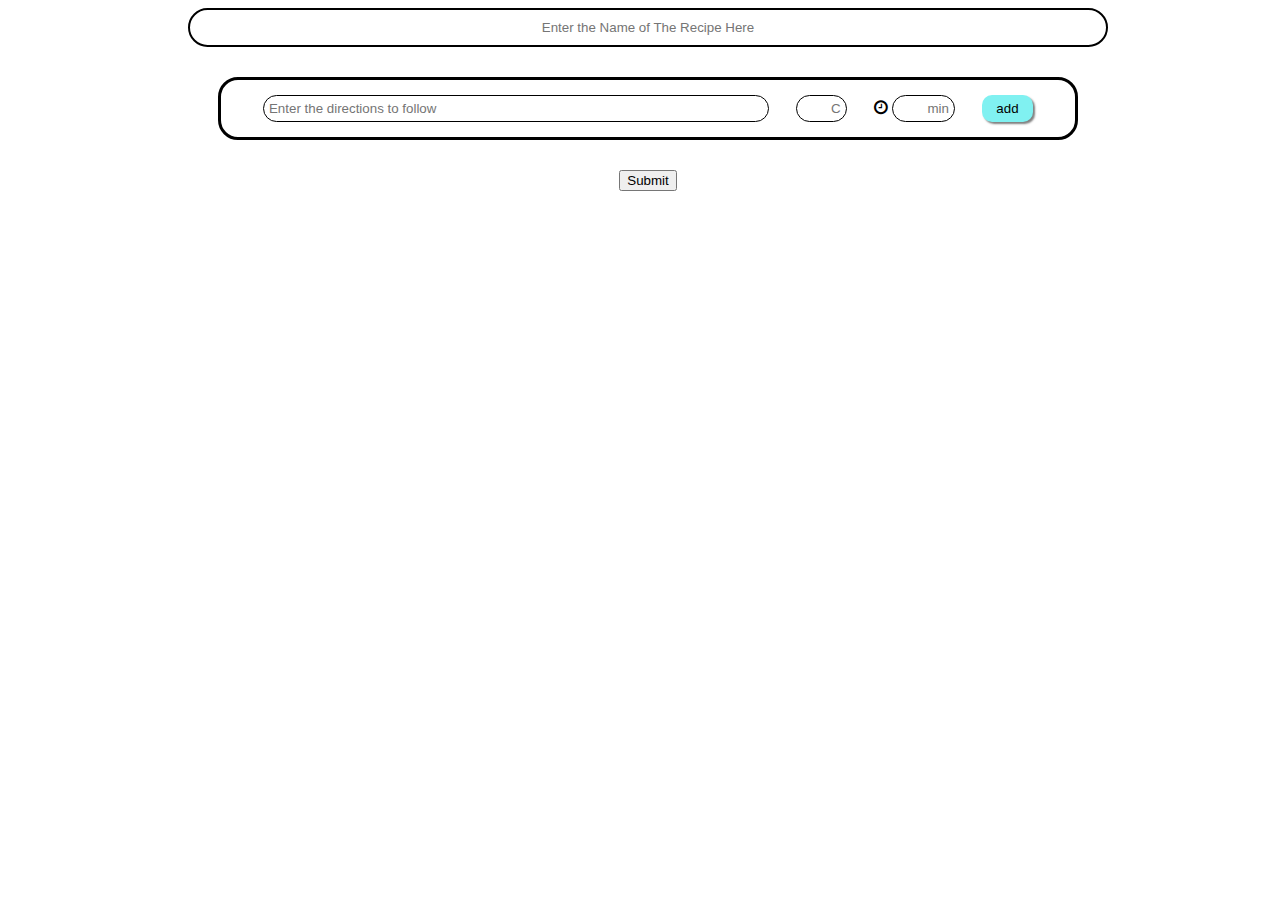
<file: add.html>
<!DOCTYPE html>
<html lang="en">
<head>
    <meta charset="UTF-8">
    <meta name="viewport" content="width=device-width, initial-scale=1.0">
    <link rel="stylesheet" href="https://cdnjs.cloudflare.com/ajax/libs/font-awesome/4.7.0/css/font-awesome.min.css">
    <link rel="stylesheet" href="style_add.css">
    <title>Customise Your Recipe Here</title>
</head>
<body>
    <form action="">
        <input type="text" name="name" id="name" placeholder="Enter the Name of The Recipe Here">
        <div id="steps_div">
        <div class="step_devison">
            <input type="text" name="steps" id="steps" placeholder="Enter the directions to follow" class="step">
            <input type="text" name="temprature" id="temprature" placeholder="C" class="temp">
            <div>
            <i class="fa fa-clock-o"></i>
            <input type="text" name="time" id="time" placeholder="min" class="time">
            </div>
            <button class="add" type="button">add</button>
        </div>
    </div>
    <button type="submit" id="submit_btn">Submit</button>
    </form>
    <script src="script_add.js"></script>
</body>
</html>
</file>
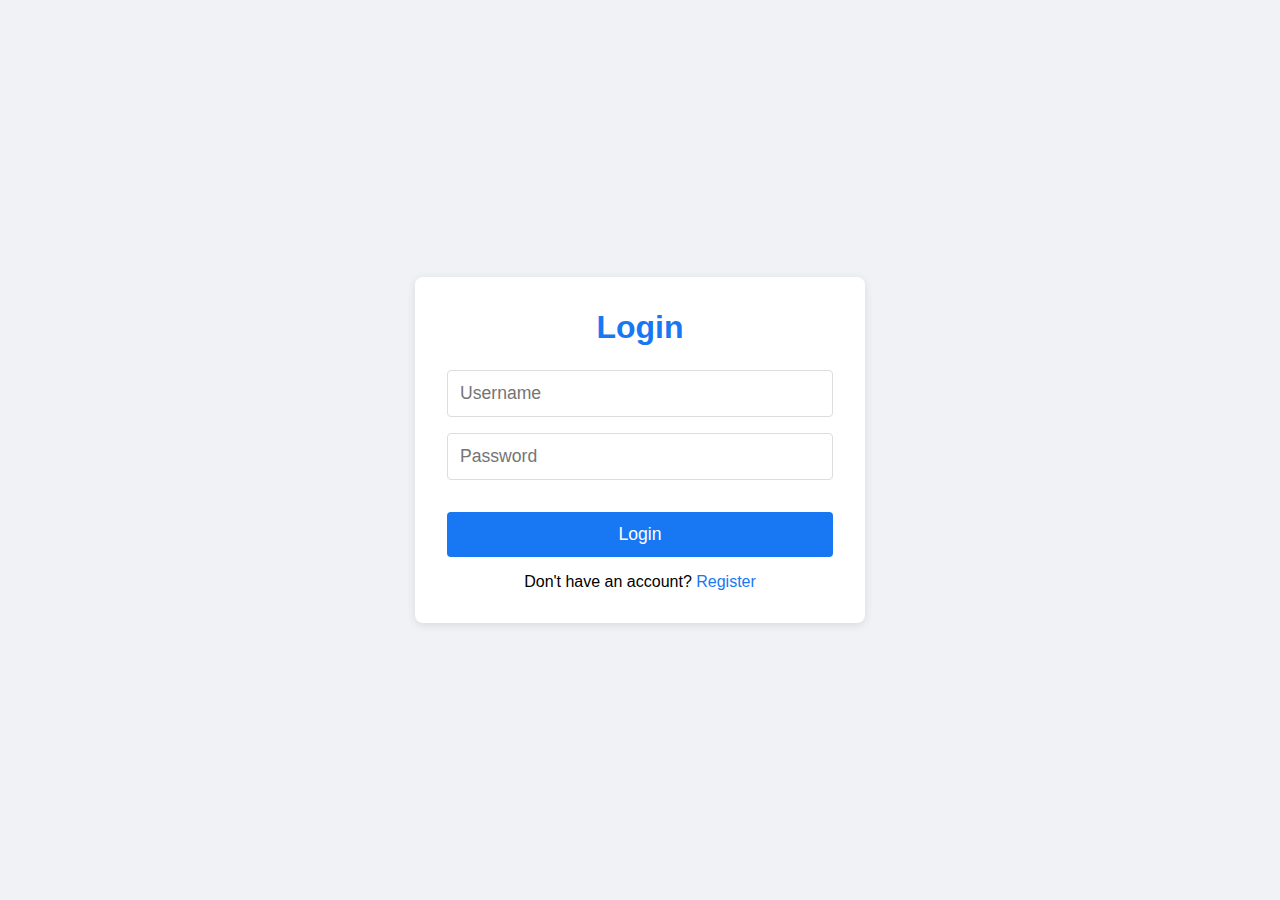
<file: login.html>
<!DOCTYPE html>
<html lang="en">
<head>
    <meta charset="UTF-8">
    <meta name="viewport" content="width=device-width, initial-scale=1.0">
    <title>Login</title>
    <link rel="stylesheet" href="style_login.css">
</head>
<body>
    <div class="container">
        <h1>Login</h1>
        <form id="loginForm">
            <input type="text" id="username" placeholder="Username" required>
            <input type="password" id="password" placeholder="Password" required>
            <div id="errorMessage" class="error-message"></div>
            <button type="submit">Login</button>
        </form>
        <p>Don't have an account? <a href="/register.html">Register</a></p>
    </div>
    <script src="login.js"></script>
</body>
</html>
</file>
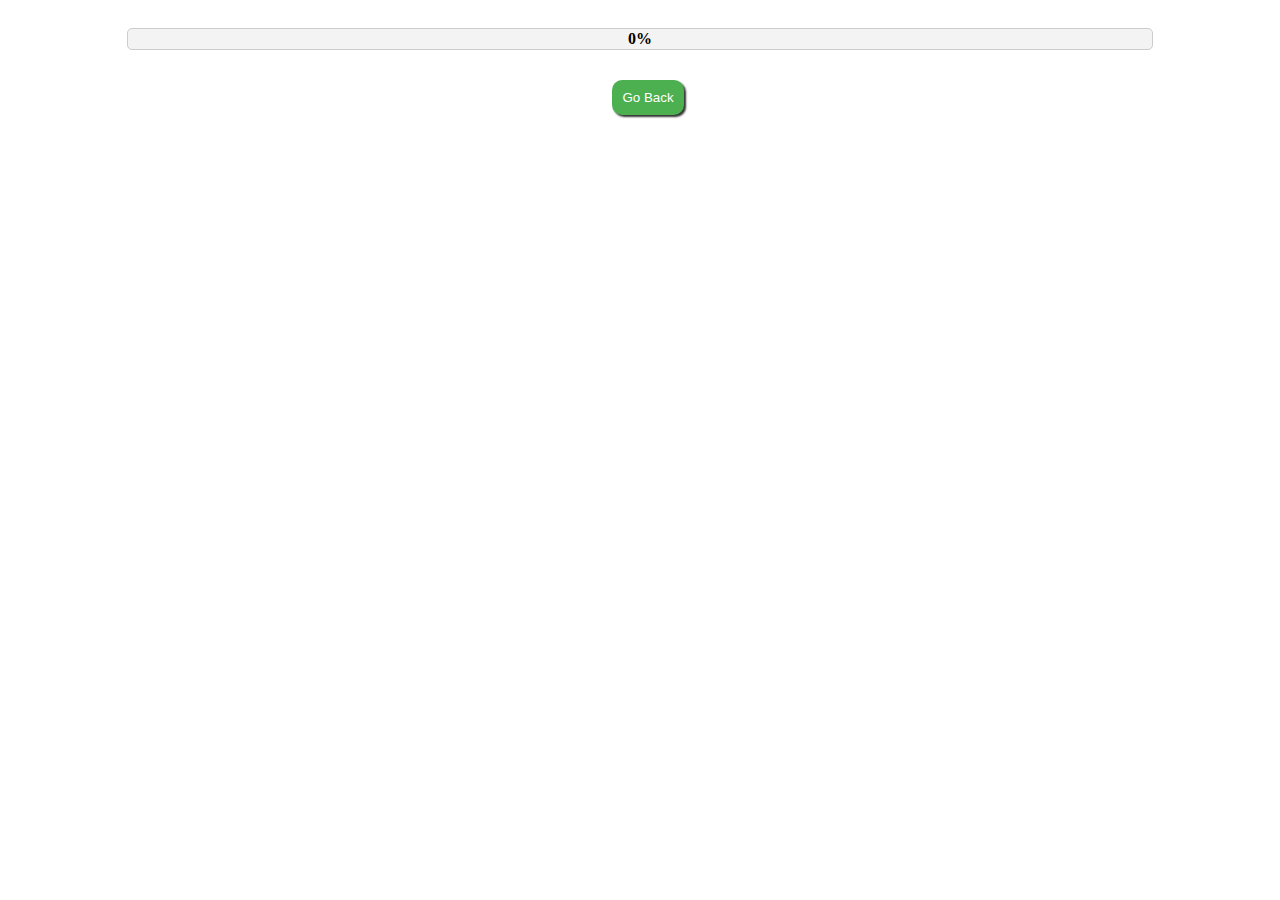
<file: recipe.html>
<!DOCTYPE html>
<html lang="en">
<head>
    <meta charset="UTF-8">
    <meta name="viewport" content="width=device-width, initial-scale=1.0">
    <title>Document</title>
    <link rel="stylesheet" href="style_recipe.css">
</head>
<body>
    <header>
    </header>
    <main>
    </main>
    <footer>
        <div class="progress-container">
            <div class="progress-bar" id="progress-bar"></div>
            <span id="progress-text">0%</span> <!-- Text for displaying percentage -->
        </div>
    </footer>
    <div id="btn_back">
        <button id="goback">Go Back</button>
    </div>
    <script src="recipe.js"></script>
</body>
</html>
</file>
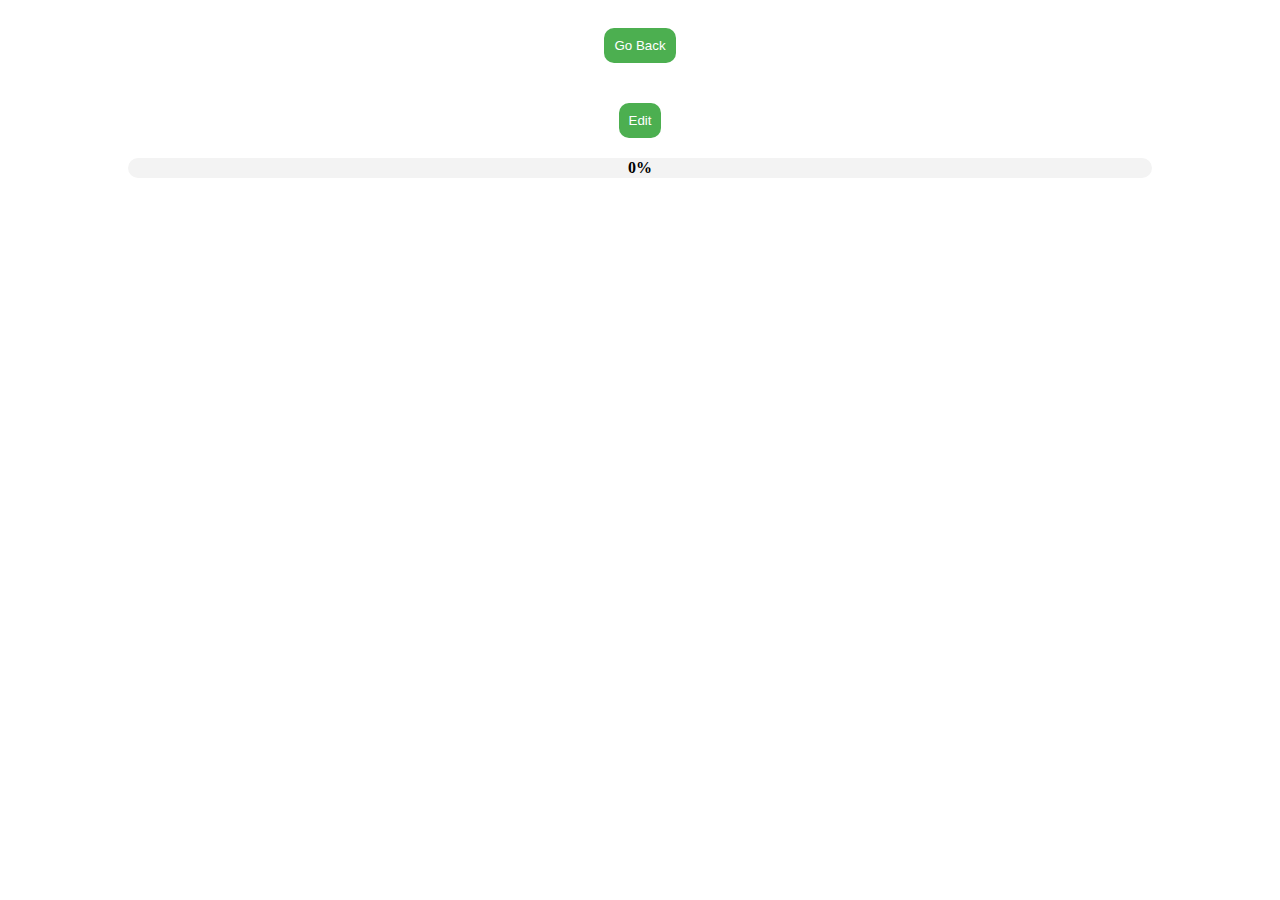
<file: recipe_add.html>
<!DOCTYPE html>
<html lang="en">
<head>
    <meta charset="UTF-8">
    <meta name="viewport" content="width=device-width, initial-scale=1.0">
    <title>Recipe Details</title>
    <link rel="stylesheet" href="style_recipe_add.css">
</head>
<body>
    <header>
        <!-- Header with Recipe Name -->
    </header>
    <main>
        <!-- Recipe steps will go here -->
    </main>
    <footer>
        <div id="btn_back">
            <button id="goback">Go Back</button>
        </div>
        <div id="edit-container">
            <!-- Single Edit/Save button -->
            <button id="edit-save-button">Edit</button>
        </div>
        <!-- Progress bar -->
        <div class="progress-container">
            <div class="progress-bar"></div>
            <span id="progress-text">0%</span>
        </div>
    </footer>
    <script src="script_recipe_add.js"></script>
</body>
</html>
</file>
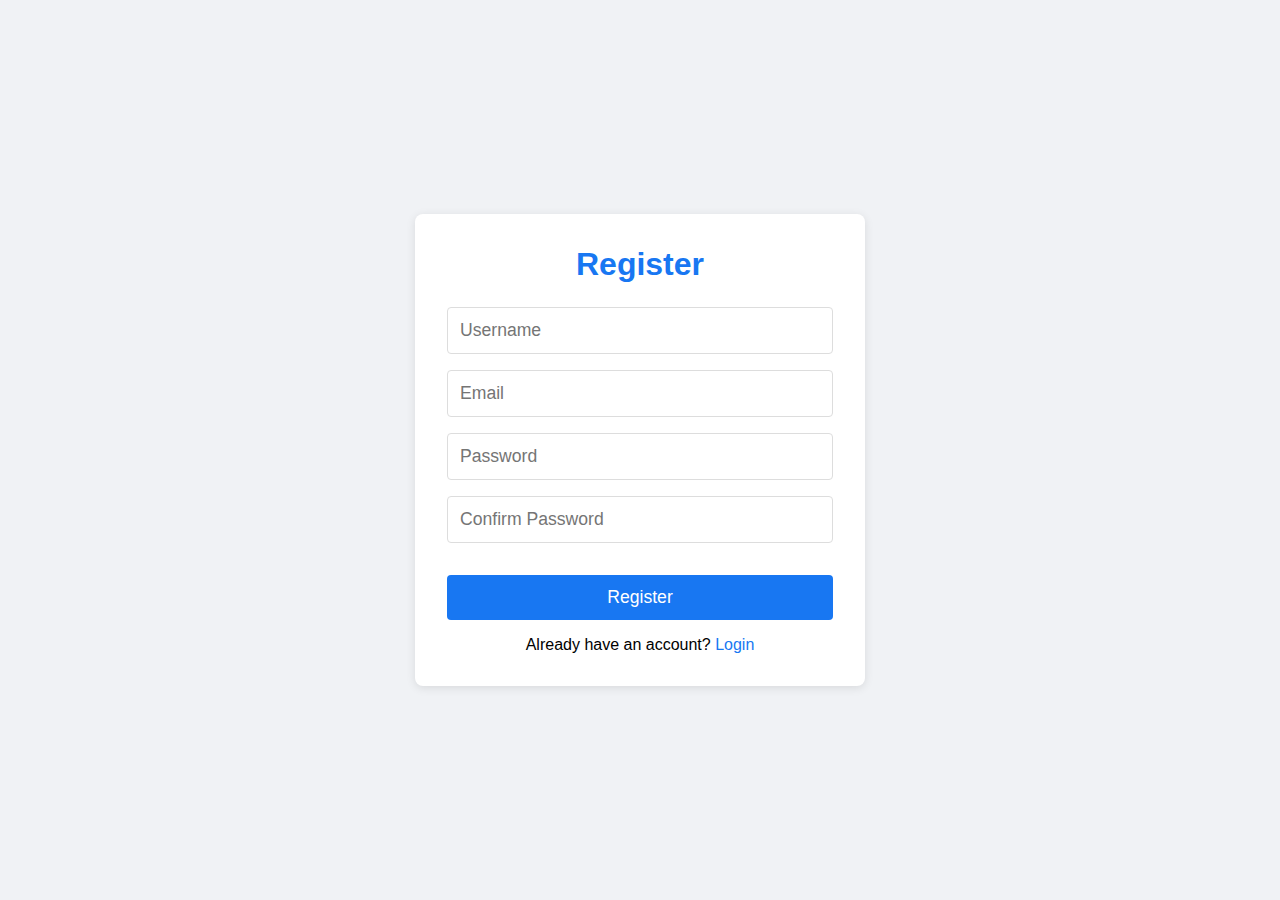
<file: register.html>
<!DOCTYPE html>
<html lang="en">
<head>
    <meta charset="UTF-8">
    <meta name="viewport" content="width=device-width, initial-scale=1.0">
    <title>Register</title>
    <link rel="stylesheet" href="style_register.css">
</head>
<body>
    <div class="container">
        <h1>Register</h1>
        <form id="registerForm">
            <input type="text" id="username" placeholder="Username" required>
            <input type="email" id="email" placeholder="Email" required>
            <input type="password" id="password" placeholder="Password" required>
            <input type="password" id="confirmPassword" placeholder="Confirm Password" required>
            <div id="errorMessage" class="error-message"></div>
            <button type="submit">Register</button>
        </form>
        <p>Already have an account? <a href="/login.html">Login</a></p>
    </div>
    <script src="register.js"></script>
</body>
</html>
</file>
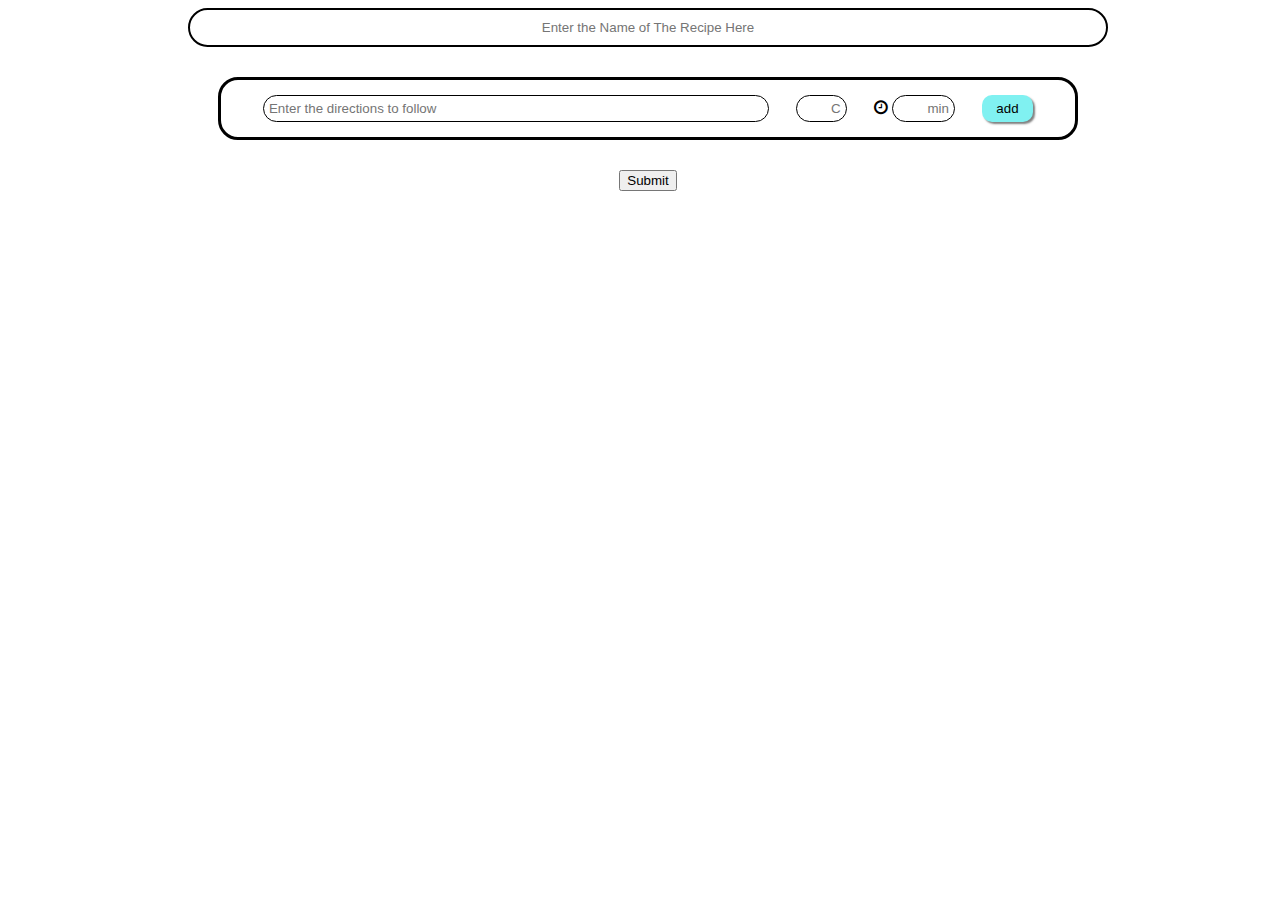
<file: html/add.html>
<!DOCTYPE html>
<html lang="en">
<head>
    <meta charset="UTF-8">
    <meta name="viewport" content="width=device-width, initial-scale=1.0">
    <link rel="stylesheet" href="https://cdnjs.cloudflare.com/ajax/libs/font-awesome/4.7.0/css/font-awesome.min.css">
    <link rel="stylesheet" href="../css/style_add.css">
    <title>Customise Your Recipe Here</title>
</head>
<body>
    <form action="">
        <input type="text" name="name" id="name" placeholder="Enter the Name of The Recipe Here">
        <div id="steps_div">
        <div class="step_devison">
            <input type="text" name="steps" id="steps" placeholder="Enter the directions to follow" class="step">
            <input type="text" name="temprature" id="temprature" placeholder="C" class="temp">
            <div>
            <i class="fa fa-clock-o"></i>
            <input type="text" name="time" id="time" placeholder="min" class="time">
            </div>
            <button class="add" type="button">add</button>
        </div>
    </div>
    <button type="submit" id="submit_btn">Submit</button>
    </form>
    <script src="../js/script_add.js"></script>
</body>
</html>
</file>
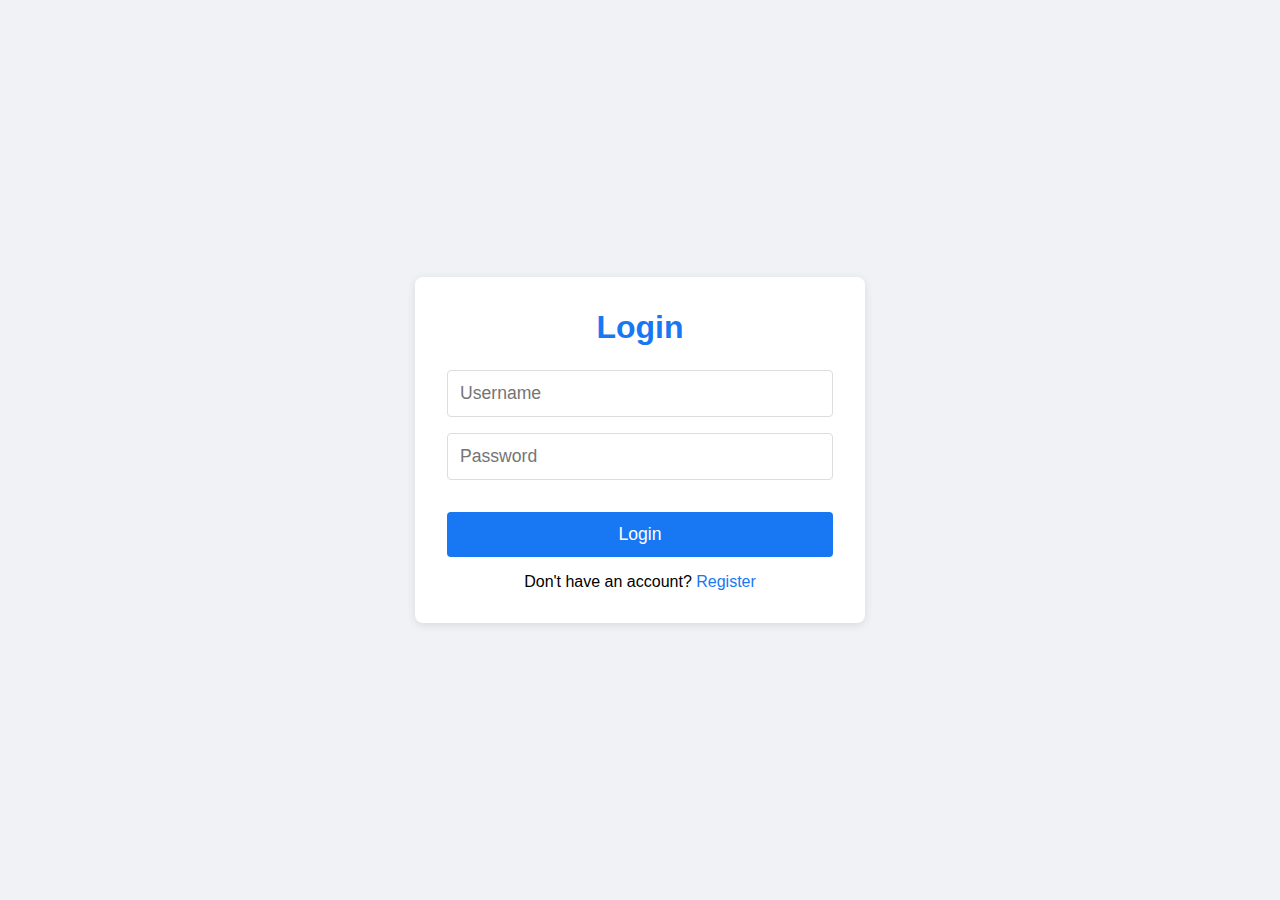
<file: html/login.html>
<!DOCTYPE html>
<html lang="en">
<head>
    <meta charset="UTF-8">
    <meta name="viewport" content="width=device-width, initial-scale=1.0">
    <title>Login</title>
    <link rel="stylesheet" href="../css/style_login.css">
</head>
<body>
    <div class="container">
        <h1>Login</h1>
        <form id="loginForm">
            <input type="text" id="username" placeholder="Username" required>
            <input type="password" id="password" placeholder="Password" required>
            <div id="errorMessage" class="error-message"></div>
            <button type="submit">Login</button>
        </form>
        <p>Don't have an account? <a href="../html/register.html">Register</a></p>
    </div>
    <script src="../js/login.js"></script>
</body>
</html>
</file>
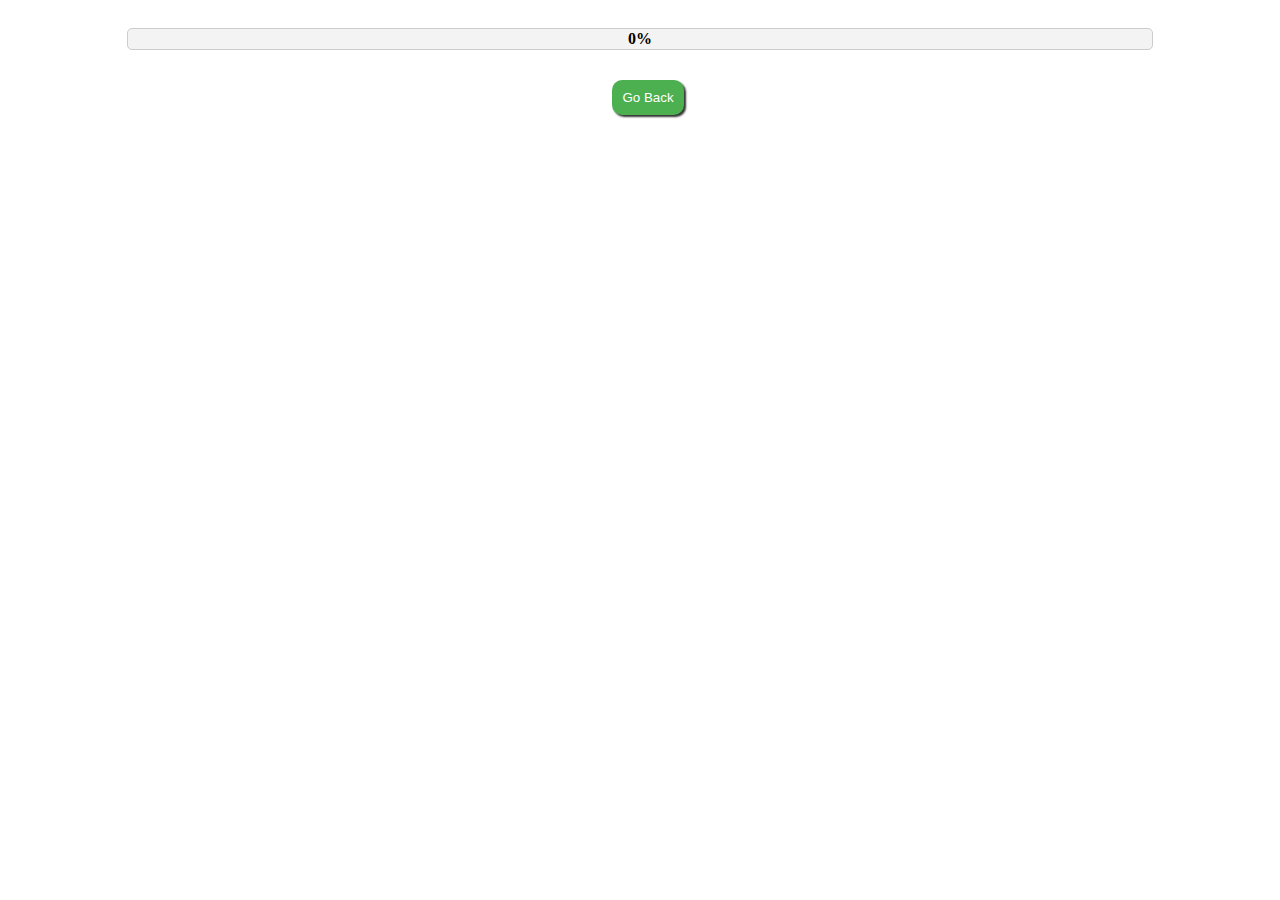
<file: html/recipe.html>
<!DOCTYPE html>
<html lang="en">
<head>
    <meta charset="UTF-8">
    <meta name="viewport" content="width=device-width, initial-scale=1.0">
    <title>Document</title>
    <link rel="stylesheet" href="../css/style_recipe.css">
</head>
<body>
    <header>
    </header>
    <main>
    </main>
    <footer>
        <div class="progress-container">
            <div class="progress-bar" id="progress-bar"></div>
            <span id="progress-text">0%</span> <!-- Text for displaying percentage -->
        </div>
    </footer>
    <div id="btn_back">
        <button id="goback">Go Back</button>
    </div>
    <script src="../js/recipe.js"></script>
</body>
</html>
</file>
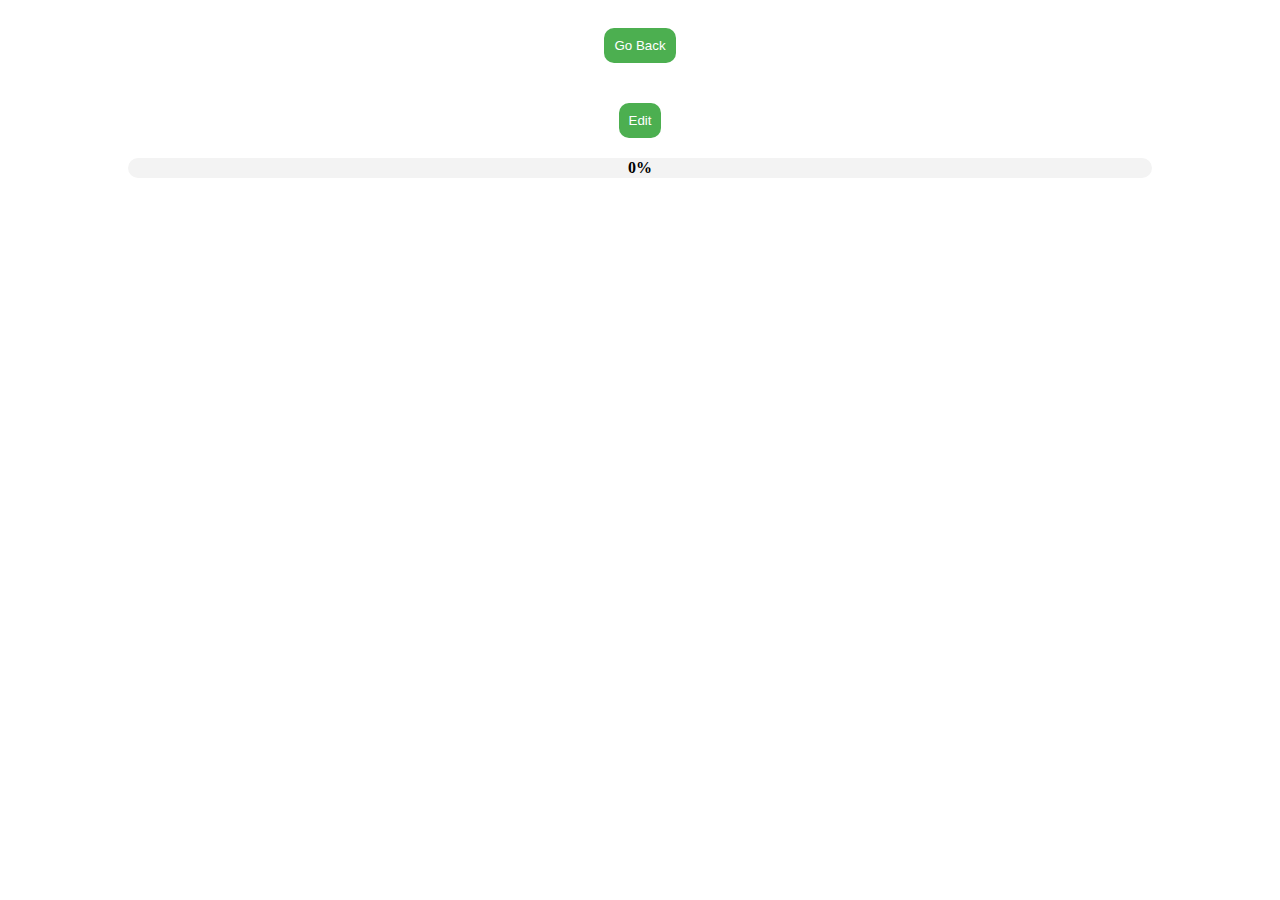
<file: html/recipe_add.html>
<!DOCTYPE html>
<html lang="en">
<head>
    <meta charset="UTF-8">
    <meta name="viewport" content="width=device-width, initial-scale=1.0">
    <title>Recipe Details</title>
    <link rel="stylesheet" href="../css/style_recipe_add.css">
</head>
<body>
    <header>
        <!-- Header with Recipe Name -->
    </header>
    <main>
        <!-- Recipe steps will go here -->
    </main>
    <footer>
        <div id="btn_back">
            <button id="goback">Go Back</button>
        </div>
        <div id="edit-container">
            <!-- Single Edit/Save button -->
            <button id="edit-save-button">Edit</button>
        </div>
        <!-- Progress bar -->
        <div class="progress-container">
            <div class="progress-bar"></div>
            <span id="progress-text">0%</span>
        </div>
    </footer>
    <script src="../js/script_recipe_add.js"></script>
</body>
</html>
</file>
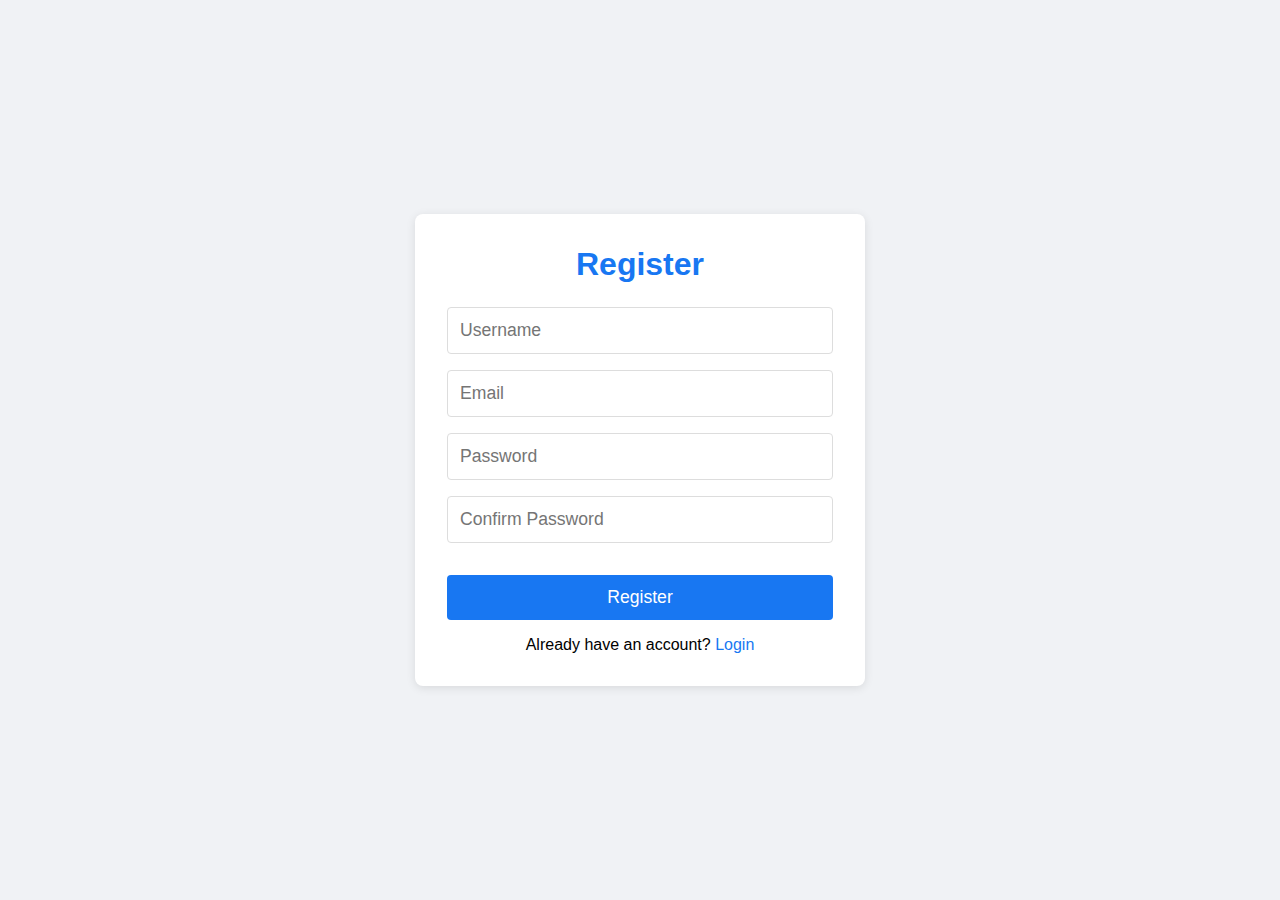
<file: html/register.html>
<!DOCTYPE html>
<html lang="en">
<head>
    <meta charset="UTF-8">
    <meta name="viewport" content="width=device-width, initial-scale=1.0">
    <title>Register</title>
    <link rel="stylesheet" href="../css/style_register.css">
</head>
<body>
    <div class="container">
        <h1>Register</h1>
        <form id="registerForm">
            <input type="text" id="username" placeholder="Username" required>
            <input type="email" id="email" placeholder="Email" required>
            <input type="password" id="password" placeholder="Password" required>
            <input type="password" id="confirmPassword" placeholder="Confirm Password" required>
            <div id="errorMessage" class="error-message"></div>
            <button type="submit">Register</button>
        </form>
        <p>Already have an account? <a href="../html/login.html">Login</a></p>
    </div>
    <script src="../js/register.js"></script>
</body>
</html>
</file>
<file: style_add.css>
#name{
    padding: 10px;
    margin: 0 auto;
    width: 70vw;
    text-align: center;
    border: 2px solid black;
    border-radius: 20px;
}
body{
    display: flex;
    width: 100vw;
    height: 100vh;
    justify-content: center;
    text-align: center;
}
.step{
    border: 1px solid black;
    border-radius: 15px;
    width: 60%;
    padding: 5px;
}
.temp{
    text-align: end;
    border: 1px solid black;
    border-radius: 15px;
    width: 3vw;
    padding: 5px;
}
.time{
    text-align: end;
    border: 1px solid black;
    border-radius: 15px;
    width: 4vw;
    padding: 5px;
}
.step_devison{
    display: flex;
    justify-content: space-evenly;
    flex-direction: row;
    padding: 15px;
    border: 3px solid black;
    border-radius: 20px;
    margin: 30px;
}
.add{
    background-color: rgb(128, 241, 241);
    color: black;
    border: none;
    border-radius: 10px;
    width: 4vw;
    box-shadow: 2px 2px 2px rgba(0, 0, 0, 0.5);

}
.add:active{
    transform: translate(2px , 2px);
}
</file>
<file: style_login.css>
* {
    box-sizing: border-box;
    margin: 0;
    padding: 0;
}

body {
    font-family: Arial, sans-serif;
    background-color: #f0f2f5;
    display: flex;
    justify-content: center;
    align-items: center;
    min-height: 100vh;
    padding: 20px;
}

.container {
    background-color: white;
    border-radius: 8px;
    box-shadow: 0 2px 10px rgba(0, 0, 0, 0.1);
    padding: 1.5rem;
    width: 100%;
    max-width: 350px;
}

h1 {
    text-align: center;
    margin-bottom: 1.5rem;
    color: #1877f2;
    font-size: 1.5rem;
}

form {
    display: flex;
    flex-direction: column;
}

input {
    margin-bottom: 1rem;
    padding: 0.75rem;
    border: 1px solid #ddd;
    border-radius: 4px;
    font-size: 0.9rem;
}

button {
    background-color: #1877f2;
    color: white;
    border: none;
    padding: 0.75rem;
    border-radius: 4px;
    font-size: 0.9rem;
    cursor: pointer;
    transition: background-color 0.3s ease;
}

button:hover {
    background-color: #166fe5;
}

p {
    text-align: center;
    margin-top: 1rem;
    font-size: 0.8rem;
}

a {
    color: #1877f2;
    text-decoration: none;
}

a:hover {
    text-decoration: underline;
}

.error-message {
    color: red;
    font-size: 0.8rem;
    margin-bottom: 1rem;
    text-align: center;
}

/* Tablet breakpoint */
@media screen and (min-width: 768px) {
    .container {
        max-width: 400px;
        padding: 2rem;
    }

    h1 {
        font-size: 1.75rem;
    }

    input, button {
        font-size: 1rem;
    }

    p, .error-message {
        font-size: 0.9rem;
    }
}

/* Desktop breakpoint */
@media screen and (min-width: 1024px) {
    .container {
        max-width: 450px;
    }

    h1 {
        font-size: 2rem;
    }

    input, button {
        font-size: 1.1rem;
    }

    p, .error-message {
        font-size: 1rem;
    }
}
</file>
<file: style_recipe.css>
.div{
    display: flex;
    justify-content: space-between;
    align-items: center;
    text-align: center;
    width: 75vw;
    background-color: azure;
    border: 1px solid black;
    border-radius: 10px;
    margin-bottom: 15px;
}
header{
    width:100vw;
    display: flex;
    justify-content: center;
    align-items: center;
    text-align: center;
}
h1{
    color: red;
    margin: 0 auto;
}
main{
    width: 100vw;
    display: flex;
    justify-content: center;
    align-items: center;
    flex-direction: column;
}
#done{
    margin-right: 35px;
}
#step{
    margin-left: 35px;
}
.heading{
    margin-bottom: 50px;
}
footer{
    display: flex;
    justify-content: center;
    align-items: center;
}
/* Style for progress bar container */
.progress-container {
    width: 80vw;
    position: relative; /* To position the percentage text */
    background-color: #f3f3f3;
    border: 1px solid #ccc;
    border-radius: 5px;
    height: 20px;
    margin-top: 20px;
}

/* Style for the progress bar */
.progress-bar {
    width: 0;
    height: 100%;
    background-color: #4caf50;
    border-radius: 5px;
    transition: width 0.3s;
}

/* Style for the progress text */
#progress-text {
    position: absolute;
    top: 50%;
    left: 50%;
    transform: translate(-50%, -50%); /* Center text */
    color: black;
    font-weight: bold;
    z-index: 1; /* Ensure text is above the progress bar */
}
#btn_back{
    width: 100vw;
    display: flex;
    justify-content: center;
}
#goback{
    margin-top: 30px;
    background-color: #4caf50;
    color: white;
    border: none;
    padding: 10px;
    border-radius: 10px;
    box-shadow: 2px 2px 2px rgba(0,0,0,0.8);
}
#goback:active{
    transform:translate(2px,2px);
    box-shadow: none;
}
.timer {
    font-size: 1.2em;
    color: red;
    margin-top: 10px;
  }
</file>
<file: style_recipe_add.css>
/* General Styling */
.div {
    display: flex;
    justify-content: space-between;
    align-items: center;
    text-align: center;
    width: 75vw;
    background-color: azure;
    border: 1px solid black;
    border-radius: 10px;
    margin-bottom: 15px;
}

header {
    width: 100vw;
    display: flex;
    justify-content: center;
    align-items: center;
}

h1 {
    color: red;
}

main {
    width: 100vw;
    display: flex;
    flex-direction: column;
    align-items: center;
}

footer {
    display: flex;
    flex-direction: column;
    align-items: center;
    margin-top: 20px;
}

#btn_back {
    margin-bottom: 20px;
}

#goback {
    background-color: #4caf50;
    color: white;
    border: none;
    padding: 10px;
    border-radius: 10px;
    cursor: pointer;
}

#edit-save-button {
    margin-top: 20px;
    background-color: #4caf50;
    color: white;
    border: none;
    padding: 10px;
    border-radius: 10px;
    cursor: pointer;
}

/* Progress bar styling */
.progress-container {
    width: 80vw;
    height: 20px;
    background-color: #f3f3f3;
    border-radius: 10px;
    margin-top: 20px;
    position: relative;
}

.progress-bar {
    height: 100%;
    background-color: #4caf50;
    border-radius: 10px;
    width: 0;
    transition: width 0.3s;
}

#progress-text {
    position: absolute;
    top: 50%;
    left: 50%;
    transform: translate(-50%, -50%);
    color: black;
    font-weight: bold;
}
</file>
<file: style_register.css>
* {
    box-sizing: border-box;
    margin: 0;
    padding: 0;
}

body {
    font-family: Arial, sans-serif;
    background-color: #f0f2f5;
    display: flex;
    justify-content: center;
    align-items: center;
    min-height: 100vh;
    padding: 20px;
}

.container {
    background-color: white;
    border-radius: 8px;
    box-shadow: 0 2px 10px rgba(0, 0, 0, 0.1);
    padding: 1.5rem;
    width: 100%;
    max-width: 350px;
}

h1 {
    text-align: center;
    margin-bottom: 1.5rem;
    color: #1877f2;
    font-size: 1.5rem;
}

form {
    display: flex;
    flex-direction: column;
}

input {
    margin-bottom: 1rem;
    padding: 0.75rem;
    border: 1px solid #ddd;
    border-radius: 4px;
    font-size: 0.9rem;
}

button {
    background-color: #1877f2;
    color: white;
    border: none;
    padding: 0.75rem;
    border-radius: 4px;
    font-size: 0.9rem;
    cursor: pointer;
    transition: background-color 0.3s ease;
}

button:hover {
    background-color: #166fe5;
}

p {
    text-align: center;
    margin-top: 1rem;
    font-size: 0.8rem;
}

a {
    color: #1877f2;
    text-decoration: none;
}

a:hover {
    text-decoration: underline;
}

.error-message {
    color: red;
    font-size: 0.8rem;
    margin-bottom: 1rem;
    text-align: center;
}

/* Tablet breakpoint */
@media screen and (min-width: 768px) {
    .container {
        max-width: 400px;
        padding: 2rem;
    }

    h1 {
        font-size: 1.75rem;
    }

    input, button {
        font-size: 1rem;
    }

    p, .error-message {
        font-size: 0.9rem;
    }
}

/* Desktop breakpoint */
@media screen and (min-width: 1024px) {
    .container {
        max-width: 450px;
    }

    h1 {
        font-size: 2rem;
    }

    input, button {
        font-size: 1.1rem;
    }

    p, .error-message {
        font-size: 1rem;
    }
}
</file>
<file: css/style_add.css>
#name{
    padding: 10px;
    margin: 0 auto;
    width: 70vw;
    text-align: center;
    border: 2px solid black;
    border-radius: 20px;
}
body{
    display: flex;
    width: 100vw;
    height: 100vh;
    justify-content: center;
    text-align: center;
}
.step{
    border: 1px solid black;
    border-radius: 15px;
    width: 60%;
    padding: 5px;
}
.temp{
    text-align: end;
    border: 1px solid black;
    border-radius: 15px;
    width: 3vw;
    padding: 5px;
}
.time{
    text-align: end;
    border: 1px solid black;
    border-radius: 15px;
    width: 4vw;
    padding: 5px;
}
.step_devison{
    display: flex;
    justify-content: space-evenly;
    flex-direction: row;
    padding: 15px;
    border: 3px solid black;
    border-radius: 20px;
    margin: 30px;
}
.add{
    background-color: rgb(128, 241, 241);
    color: black;
    border: none;
    border-radius: 10px;
    width: 4vw;
    box-shadow: 2px 2px 2px rgba(0, 0, 0, 0.5);

}
.add:active{
    transform: translate(2px , 2px);
}
</file>
<file: css/style_login.css>
* {
    box-sizing: border-box;
    margin: 0;
    padding: 0;
}

body {
    font-family: Arial, sans-serif;
    background-color: #f0f2f5;
    display: flex;
    justify-content: center;
    align-items: center;
    min-height: 100vh;
    padding: 20px;
}

.container {
    background-color: white;
    border-radius: 8px;
    box-shadow: 0 2px 10px rgba(0, 0, 0, 0.1);
    padding: 1.5rem;
    width: 100%;
    max-width: 350px;
}

h1 {
    text-align: center;
    margin-bottom: 1.5rem;
    color: #1877f2;
    font-size: 1.5rem;
}

form {
    display: flex;
    flex-direction: column;
}

input {
    margin-bottom: 1rem;
    padding: 0.75rem;
    border: 1px solid #ddd;
    border-radius: 4px;
    font-size: 0.9rem;
}

button {
    background-color: #1877f2;
    color: white;
    border: none;
    padding: 0.75rem;
    border-radius: 4px;
    font-size: 0.9rem;
    cursor: pointer;
    transition: background-color 0.3s ease;
}

button:hover {
    background-color: #166fe5;
}

p {
    text-align: center;
    margin-top: 1rem;
    font-size: 0.8rem;
}

a {
    color: #1877f2;
    text-decoration: none;
}

a:hover {
    text-decoration: underline;
}

.error-message {
    color: red;
    font-size: 0.8rem;
    margin-bottom: 1rem;
    text-align: center;
}

/* Tablet breakpoint */
@media screen and (min-width: 768px) {
    .container {
        max-width: 400px;
        padding: 2rem;
    }

    h1 {
        font-size: 1.75rem;
    }

    input, button {
        font-size: 1rem;
    }

    p, .error-message {
        font-size: 0.9rem;
    }
}

/* Desktop breakpoint */
@media screen and (min-width: 1024px) {
    .container {
        max-width: 450px;
    }

    h1 {
        font-size: 2rem;
    }

    input, button {
        font-size: 1.1rem;
    }

    p, .error-message {
        font-size: 1rem;
    }
}
</file>
<file: css/style_recipe.css>
.div{
    display: flex;
    justify-content: space-between;
    align-items: center;
    text-align: center;
    width: 75vw;
    background-color: azure;
    border: 1px solid black;
    border-radius: 10px;
    margin-bottom: 15px;
}
header{
    width:100vw;
    display: flex;
    justify-content: center;
    align-items: center;
    text-align: center;
}
h1{
    color: red;
    margin: 0 auto;
}
main{
    width: 100vw;
    display: flex;
    justify-content: center;
    align-items: center;
    flex-direction: column;
}
#done{
    margin-right: 35px;
}
#step{
    margin-left: 35px;
}
.heading{
    margin-bottom: 50px;
}
footer{
    display: flex;
    justify-content: center;
    align-items: center;
}
/* Style for progress bar container */
.progress-container {
    width: 80vw;
    position: relative; /* To position the percentage text */
    background-color: #f3f3f3;
    border: 1px solid #ccc;
    border-radius: 5px;
    height: 20px;
    margin-top: 20px;
}

/* Style for the progress bar */
.progress-bar {
    width: 0;
    height: 100%;
    background-color: #4caf50;
    border-radius: 5px;
    transition: width 0.3s;
}

/* Style for the progress text */
#progress-text {
    position: absolute;
    top: 50%;
    left: 50%;
    transform: translate(-50%, -50%); /* Center text */
    color: black;
    font-weight: bold;
    z-index: 1; /* Ensure text is above the progress bar */
}
#btn_back{
    width: 100vw;
    display: flex;
    justify-content: center;
}
#goback{
    margin-top: 30px;
    background-color: #4caf50;
    color: white;
    border: none;
    padding: 10px;
    border-radius: 10px;
    box-shadow: 2px 2px 2px rgba(0,0,0,0.8);
}
#goback:active{
    transform:translate(2px,2px);
    box-shadow: none;
}
.timer {
    font-size: 1.2em;
    color: red;
    margin-top: 10px;
  }
</file>
<file: css/style_recipe_add.css>
/* General Styling */
.div {
    display: flex;
    justify-content: space-between;
    align-items: center;
    text-align: center;
    width: 75vw;
    background-color: azure;
    border: 1px solid black;
    border-radius: 10px;
    margin-bottom: 15px;
}

header {
    width: 100vw;
    display: flex;
    justify-content: center;
    align-items: center;
}

h1 {
    color: red;
}

main {
    width: 100vw;
    display: flex;
    flex-direction: column;
    align-items: center;
}

footer {
    display: flex;
    flex-direction: column;
    align-items: center;
    margin-top: 20px;
}

#btn_back {
    margin-bottom: 20px;
}

#goback {
    background-color: #4caf50;
    color: white;
    border: none;
    padding: 10px;
    border-radius: 10px;
    cursor: pointer;
}

#edit-save-button {
    margin-top: 20px;
    background-color: #4caf50;
    color: white;
    border: none;
    padding: 10px;
    border-radius: 10px;
    cursor: pointer;
}

/* Progress bar styling */
.progress-container {
    width: 80vw;
    height: 20px;
    background-color: #f3f3f3;
    border-radius: 10px;
    margin-top: 20px;
    position: relative;
}

.progress-bar {
    height: 100%;
    background-color: #4caf50;
    border-radius: 10px;
    width: 0;
    transition: width 0.3s;
}

#progress-text {
    position: absolute;
    top: 50%;
    left: 50%;
    transform: translate(-50%, -50%);
    color: black;
    font-weight: bold;
}
</file>
<file: css/style_register.css>
* {
    box-sizing: border-box;
    margin: 0;
    padding: 0;
}

body {
    font-family: Arial, sans-serif;
    background-color: #f0f2f5;
    display: flex;
    justify-content: center;
    align-items: center;
    min-height: 100vh;
    padding: 20px;
}

.container {
    background-color: white;
    border-radius: 8px;
    box-shadow: 0 2px 10px rgba(0, 0, 0, 0.1);
    padding: 1.5rem;
    width: 100%;
    max-width: 350px;
}

h1 {
    text-align: center;
    margin-bottom: 1.5rem;
    color: #1877f2;
    font-size: 1.5rem;
}

form {
    display: flex;
    flex-direction: column;
}

input {
    margin-bottom: 1rem;
    padding: 0.75rem;
    border: 1px solid #ddd;
    border-radius: 4px;
    font-size: 0.9rem;
}

button {
    background-color: #1877f2;
    color: white;
    border: none;
    padding: 0.75rem;
    border-radius: 4px;
    font-size: 0.9rem;
    cursor: pointer;
    transition: background-color 0.3s ease;
}

button:hover {
    background-color: #166fe5;
}

p {
    text-align: center;
    margin-top: 1rem;
    font-size: 0.8rem;
}

a {
    color: #1877f2;
    text-decoration: none;
}

a:hover {
    text-decoration: underline;
}

.error-message {
    color: red;
    font-size: 0.8rem;
    margin-bottom: 1rem;
    text-align: center;
}

/* Tablet breakpoint */
@media screen and (min-width: 768px) {
    .container {
        max-width: 400px;
        padding: 2rem;
    }

    h1 {
        font-size: 1.75rem;
    }

    input, button {
        font-size: 1rem;
    }

    p, .error-message {
        font-size: 0.9rem;
    }
}

/* Desktop breakpoint */
@media screen and (min-width: 1024px) {
    .container {
        max-width: 450px;
    }

    h1 {
        font-size: 2rem;
    }

    input, button {
        font-size: 1.1rem;
    }

    p, .error-message {
        font-size: 1rem;
    }
}
</file>
